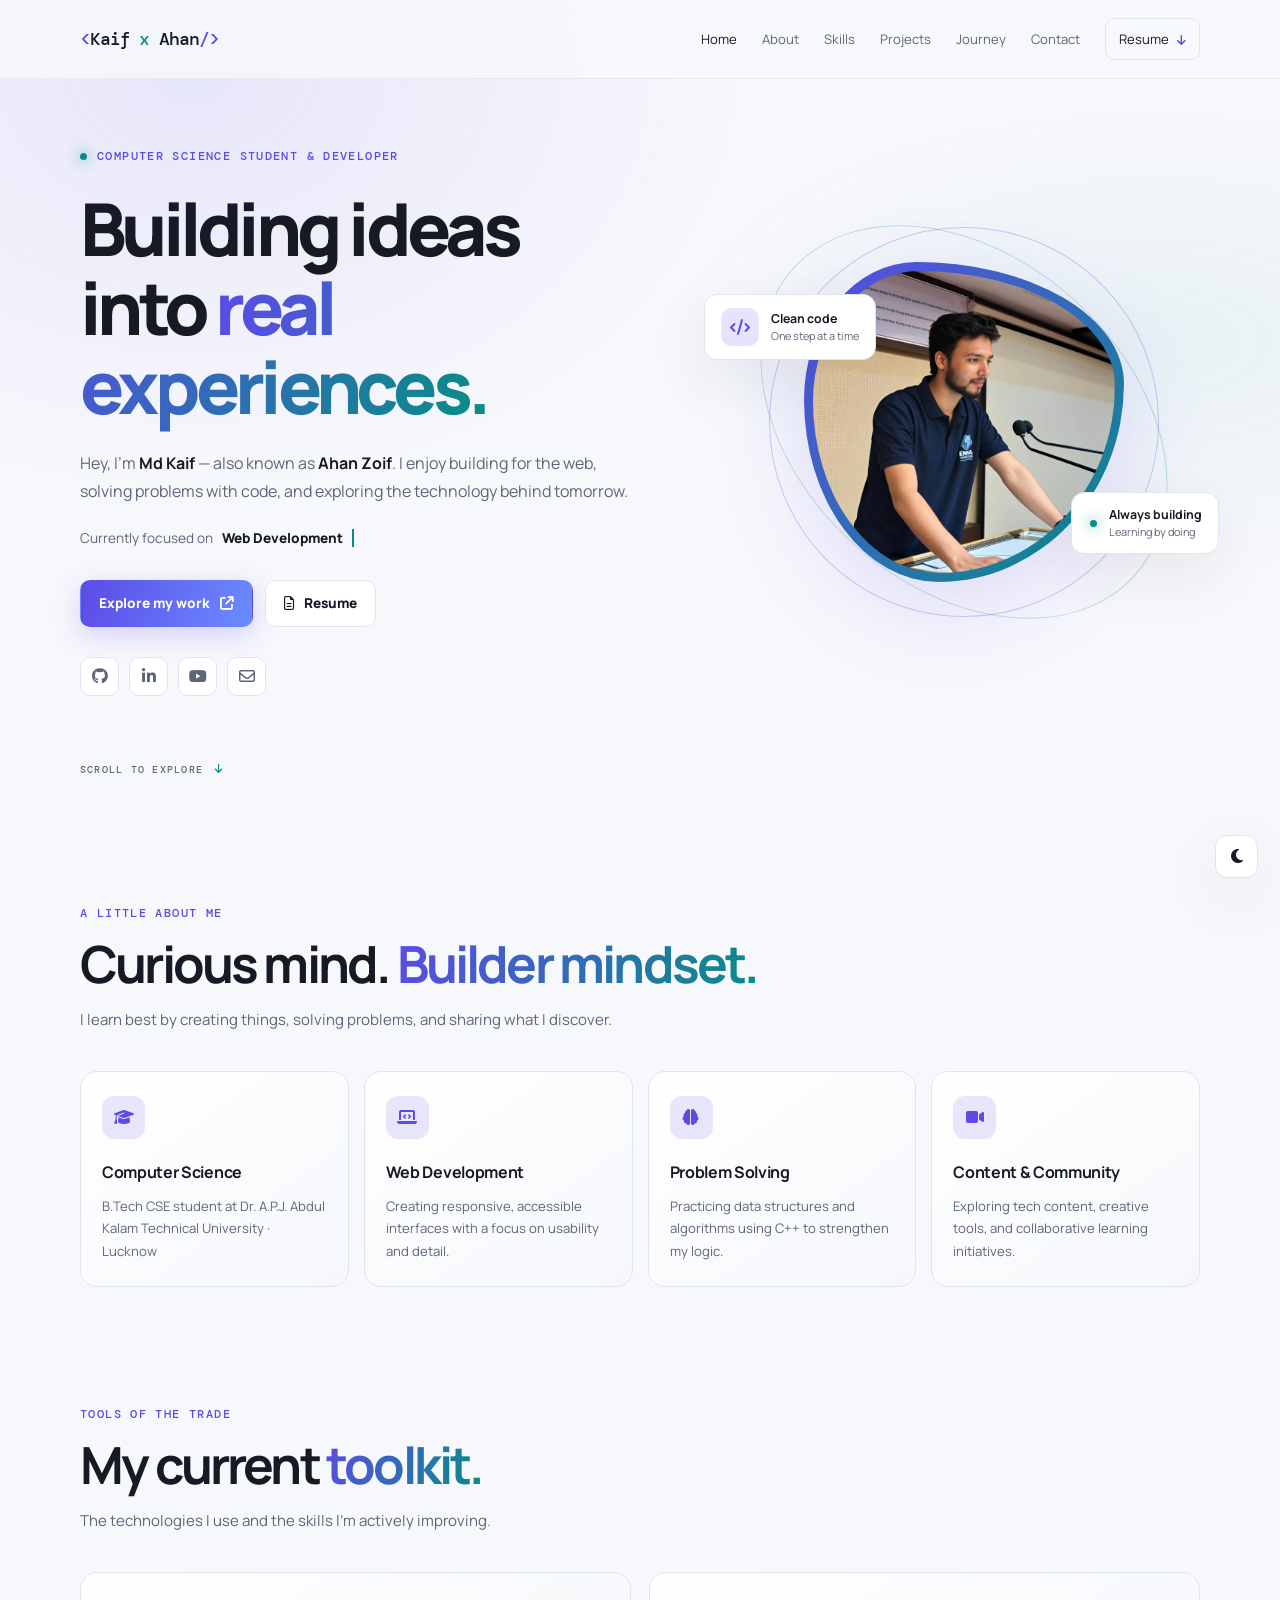
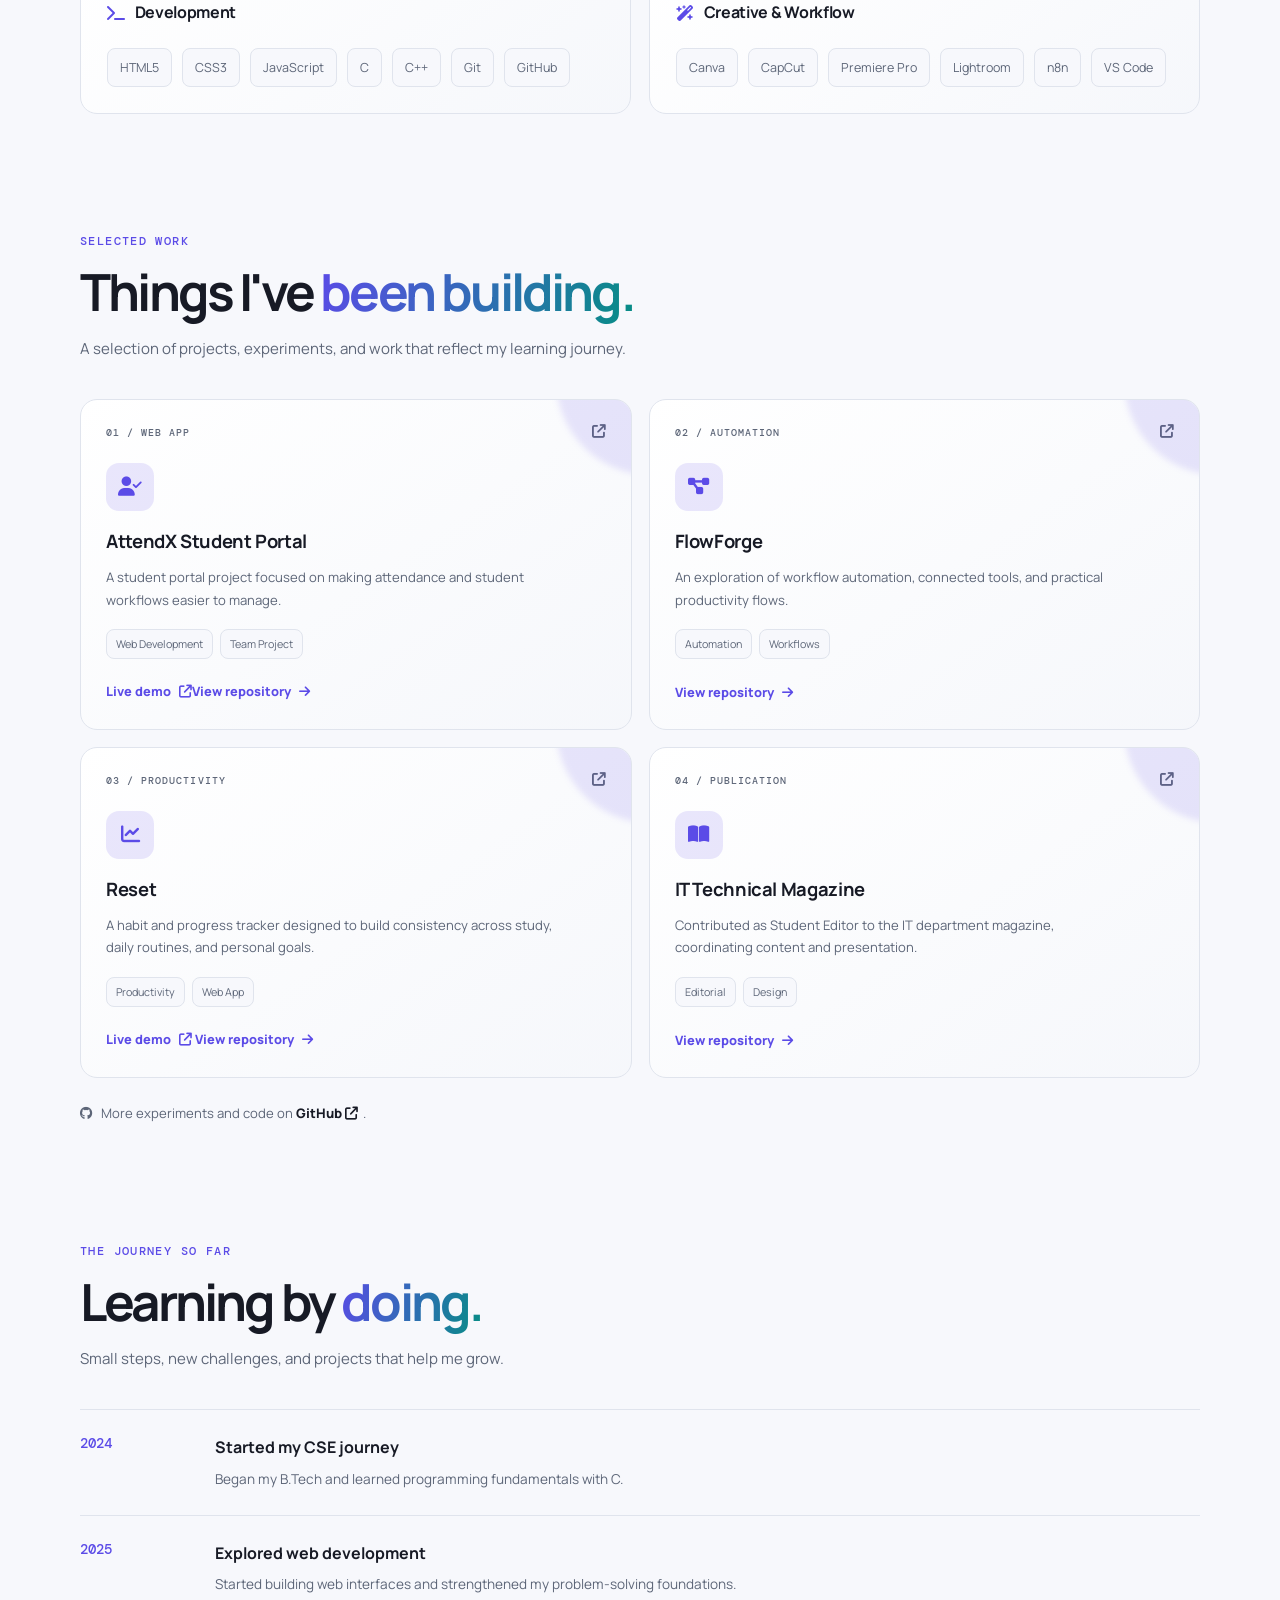
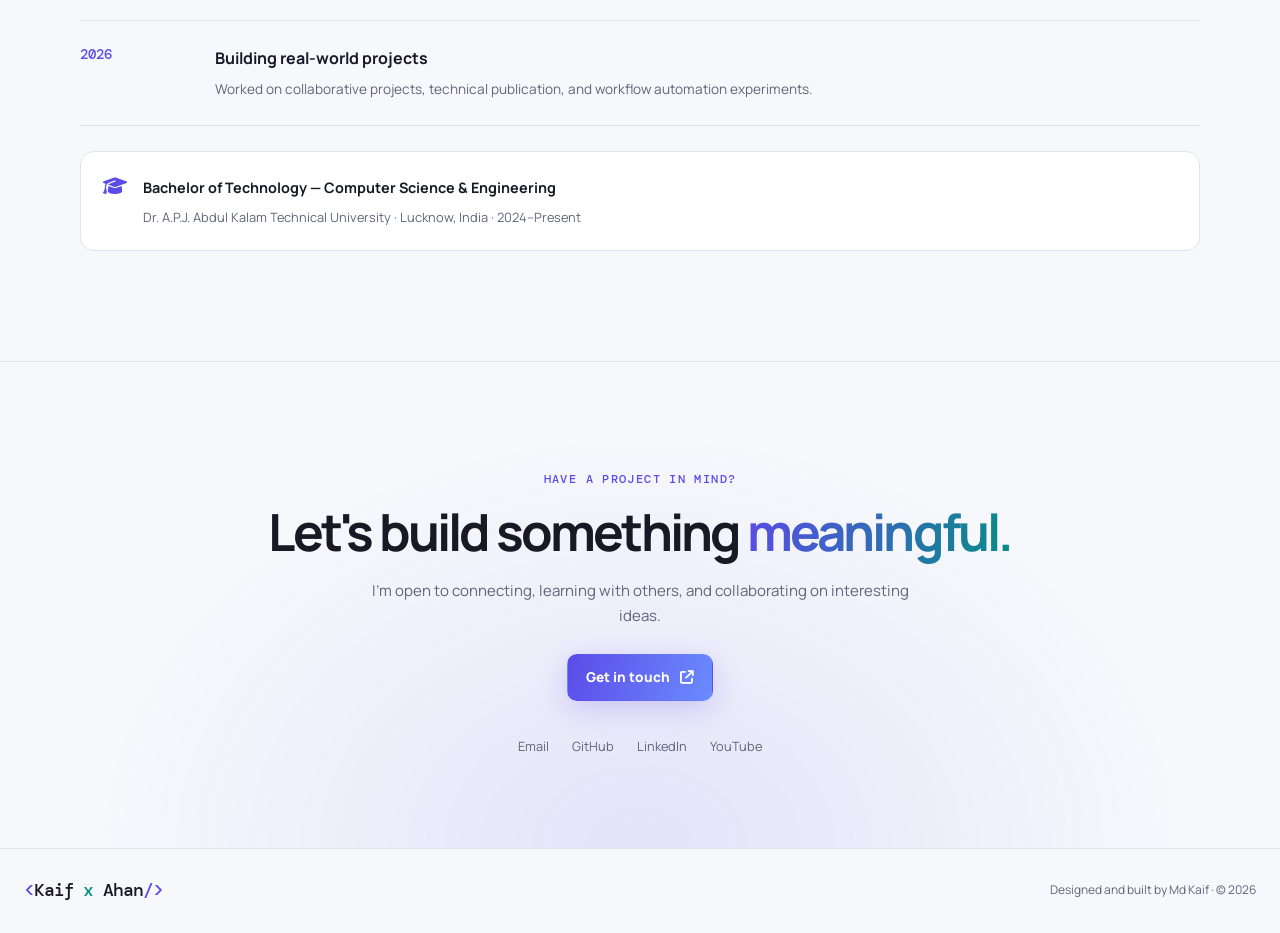
<file: index.html>
<!doctype html>
<html lang="en">
  <head>
    <meta charset="utf-8" />
    <meta name="viewport" content="width=device-width, initial-scale=1" />
    <meta
      name="description"
      content="Md Kaif aka Ahan Zoif — computer science student, developer, and tech content creator."
    />
    <meta name="theme-color" content="#0b0d12" />
    <title>Kaif x Ahan Portfolio</title>
    <link rel="icon" type="image/png" href="assets/favicon.jpeg" />
    <script>
      (() => {
        try {
          const saved = localStorage.getItem("theme");
          if (saved) document.documentElement.dataset.theme = saved;
          else if (matchMedia("(prefers-color-scheme: light)").matches)
            document.documentElement.dataset.theme = "light";
        } catch {}
        document.documentElement.classList.add("js");
      })();
    </script>
    <link rel="preconnect" href="https://cdnjs.cloudflare.com" crossorigin />
    <link rel="stylesheet" href="portfolio.css" />
    <link
      rel="stylesheet"
      href="https://cdnjs.cloudflare.com/ajax/libs/font-awesome/6.5.0/css/all.min.css"
    />
    <script src="portfolio.js" defer></script>
  </head>
  <body>
    <div class="progress-track"><span id="progress-bar"></span></div>
    <header class="site-header">
      <nav class="nav container" aria-label="Primary navigation">
        <a class="brand" href="#home" aria-label="Kaif x Ahan home"
          ><span>&lt;</span>Kaif <b>x</b> Ahan<span>/&gt;</span></a
        >
        <button
          class="nav-toggle"
          type="button"
          aria-expanded="false"
          aria-controls="nav-links"
          aria-label="Open navigation"
        >
          <i class="fa-solid fa-bars"></i>
        </button>
        <div class="nav-links" id="nav-links">
          <a href="#home">Home</a><a href="#about">About</a
          ><a href="#skills">Skills</a> <a href="#projects">Projects</a
          ><a href="#journey">Journey</a><a href="#contact">Contact</a>
          <a
            class="resume-link"
            href="assets/resume.pdf"
            download="Md_Kaif_Resume"
            >Resume <i class="fa-solid fa-arrow-down"></i
          ></a>
        </div>
      </nav>
    </header>

    <main>
      <section class="hero container" id="home">
        <div class="hero-copy reveal">
          <p class="eyebrow">
            <span class="status-dot"></span> COMPUTER SCIENCE STUDENT &
            DEVELOPER
          </p>
          <h1>
            Building ideas<br />into
            <span class="gradient-text">real experiences.</span>
          </h1>
          <p class="intro">
            Hey, I'm <strong>Md Kaif</strong> — also known as
            <strong>Ahan Zoif</strong>. I enjoy building for the web, solving
            problems with code, and exploring the technology behind tomorrow.
          </p>
          <div class="role-line">
            <span class="role-prefix">Currently focused on</span
            ><span class="role-text" id="role-text">Web Development</span
            ><span class="typing-cursor" aria-hidden="true"></span>
          </div>
          <div class="hero-actions">
            <a class="button button-primary" href="#projects"
              >Explore my work
              <i class="fa-solid fa-arrow-up-right-from-square"></i
            ></a>
            <a
              class="button button-ghost"
              href="assets/resume.pdf"
              download="Md_Kaif_Resume"
              ><i class="fa-regular fa-file-lines"></i> Resume</a
            >
          </div>
          <div class="social-row" aria-label="Social links">
            <a
              href="https://github.com/ahanzoif"
              target="_blank"
              rel="noopener noreferrer"
              aria-label="GitHub"
              ><i class="fa-brands fa-github"></i
            ></a>
            <a
              href="https://www.linkedin.com/in/mdkaif/"
              target="_blank"
              rel="noopener noreferrer"
              aria-label="LinkedIn"
              ><i class="fa-brands fa-linkedin-in"></i
            ></a>
            <a
              href="https://www.youtube.com/@thebytebusteryt"
              target="_blank"
              rel="noopener noreferrer"
              aria-label="YouTube"
              ><i class="fa-brands fa-youtube"></i
            ></a>
            <a href="mailto:kaifmd9006@gmail.com" aria-label="Email"
              ><i class="fa-regular fa-envelope"></i
            ></a>
          </div>
        </div>
        <div class="hero-visual reveal">
          <div class="orbit orbit-one"></div>
          <div class="orbit orbit-two"></div>
          <div class="photo-frame">
            <img
              src="assets/kaif.jpeg"
              alt="Md Kaif aka Ahan Zoif"
              width="320"
              height="320"
              fetchpriority="high"
            />
          </div>
          <div class="floating-card floating-code">
            <i class="fa-solid fa-code"></i
            ><span><b>Clean code</b><small>One step at a time</small></span>
          </div>
          <div class="floating-card floating-build">
            <span class="mini-dot"></span
            ><span><b>Always building</b><small>Learning by doing</small></span>
          </div>
        </div>
        <a class="scroll-cue" href="#about"
          ><span>SCROLL TO EXPLORE</span><i class="fa-solid fa-arrow-down"></i
        ></a>
      </section>

      <section class="section container" id="about">
        <header class="section-heading reveal">
          <p class="eyebrow">A LITTLE ABOUT ME</p>
          <h2>
            Curious mind. <span class="gradient-text">Builder mindset.</span>
          </h2>
          <p>
            I learn best by creating things, solving problems, and sharing what
            I discover.
          </p>
        </header>
        <div class="about-grid">
          <article class="info-card reveal">
            <span class="card-icon"
              ><i class="fa-solid fa-graduation-cap"></i
            ></span>
            <h3>Computer Science</h3>
            <p>
              B.Tech CSE student at Dr. A.P.J. Abdul Kalam Technical University
              · Lucknow
            </p>
          </article>
          <article class="info-card reveal">
            <span class="card-icon"
              ><i class="fa-solid fa-laptop-code"></i
            ></span>
            <h3>Web Development</h3>
            <p>
              Creating responsive, accessible interfaces with a focus on
              usability and detail.
            </p>
          </article>
          <article class="info-card reveal">
            <span class="card-icon"><i class="fa-solid fa-brain"></i></span>
            <h3>Problem Solving</h3>
            <p>
              Practicing data structures and algorithms using C++ to strengthen
              my logic.
            </p>
          </article>
          <article class="info-card reveal">
            <span class="card-icon"><i class="fa-solid fa-video"></i></span>
            <h3>Content & Community</h3>
            <p>
              Exploring tech content, creative tools, and collaborative learning
              initiatives.
            </p>
          </article>
        </div>
      </section>

      <section class="section container" id="skills">
        <header class="section-heading reveal">
          <p class="eyebrow">TOOLS OF THE TRADE</p>
          <h2>My current <span class="gradient-text">toolkit.</span></h2>
          <p>The technologies I use and the skills I'm actively improving.</p>
        </header>
        <div class="skills-layout">
          <article class="skill-panel reveal">
            <h3><i class="fa-solid fa-terminal"></i> Development</h3>
            <div class="skill-list">
              <span>HTML5</span><span>CSS3</span><span>JavaScript</span
              ><span>C</span><span>C++</span><span>Git</span><span>GitHub</span>
            </div>
          </article>
          <article class="skill-panel reveal">
            <h3>
              <i class="fa-solid fa-wand-magic-sparkles"></i> Creative &
              Workflow
            </h3>
            <div class="skill-list">
              <span>Canva</span><span>CapCut</span><span>Premiere Pro</span
              ><span>Lightroom</span><span>n8n</span><span>VS Code</span>
            </div>
          </article>
        </div>
      </section>

      <!-- Project Section -->

      <section class="section container" id="projects">
        <header class="section-heading reveal">
          <p class="eyebrow">SELECTED WORK</p>
          <h2>Things I've <span class="gradient-text">been building.</span></h2>
          <p>
            A selection of projects, experiments, and work that reflect my
            learning journey.
          </p>
        </header>
        <div class="project-grid">
          <article class="project-card featured-project reveal">
            <div class="project-top">
              <span class="project-number">01 / WEB APP</span
              ><i class="fa-solid fa-arrow-up-right-from-square"></i>
            </div>
            <div class="project-symbol">
              <i class="fa-solid fa-user-check"></i>
            </div>
            <h3>AttendX Student Portal</h3>
            <p>
              A student portal project focused on making attendance and student
              workflows easier to manage.
            </p>
            <div class="project-tags">
              <span>Web Development</span><span>Team Project</span>
            </div>
            <div class="project-actions">
              <a
                class="project-link"
                href="https://attend-x-frontend-amber.vercel.app/"
                target="_blank"
                rel="noopener noreferrer"
                >Live demo
                <i class="fa-solid fa-arrow-up-right-from-square"></i></a
              ><a
                class="project-link"
                href="https://github.com/ahanzoif/attendx-student-portal"
                target="_blank"
                rel="noopener noreferrer"
                >View repository <i class="fa-solid fa-arrow-right"></i
              ></a>
            </div>
            <a
              class="card-hit-area"
              href="https://attend-x-frontend-amber.vercel.app/"
              target="_blank"
              rel="noopener noreferrer"
              aria-label="Open AttendX live demo"
            ></a>
          </article>

          <article class="project-card reveal">
            <div class="project-top">
              <span class="project-number">02 / AUTOMATION</span
              ><i class="fa-solid fa-arrow-up-right-from-square"></i>
            </div>
            <div class="project-symbol">
              <i class="fa-solid fa-diagram-project"></i>
            </div>
            <h3>FlowForge</h3>
            <p>
              An exploration of workflow automation, connected tools, and
              practical productivity flows.
            </p>
            <div class="project-tags">
              <span>Automation</span><span>Workflows</span>
            </div>
            <a
              class="project-link"
              href="https://github.com/ahanzoif/flowforge"
              target="_blank"
              rel="noopener noreferrer"
              >View repository <i class="fa-solid fa-arrow-right"></i></a
            ><a
              class="card-hit-area"
              href="https://github.com/ahanzoif/flowforge"
              target="_blank"
              rel="noopener noreferrer"
              aria-label="FlowForge repository"
            ></a>
          </article>

          <article class="project-card reveal" id="reset-project-card">
            <div class="project-top">
              <span class="project-number">03 / PRODUCTIVITY</span>
              <i class="fa-solid fa-arrow-up-right-from-square"></i>
            </div>

            <div class="project-symbol">
              <i class="fa-solid fa-chart-line"></i>
            </div>

            <h3>Reset</h3>

            <p>
              A habit and progress tracker designed to build consistency across
              study, daily routines, and personal goals.
            </p>

            <div class="project-tags">
              <span>Productivity</span>
              <span>Web App</span>
            </div>

            <div class="project-actions">
              <a
                class="project-link"
                href="https://reset-omega-neon.vercel.app/"
                target="_blank"
                rel="noopener noreferrer"
              >
                Live demo
                <i class="fa-solid fa-arrow-up-right-from-square"></i>
              </a>

              <a
                class="project-link"
                href="https://github.com/ahanzoif/reset"
                target="_blank"
                rel="noopener noreferrer"
              >
                View repository
                <i class="fa-solid fa-arrow-right"></i>
              </a>
            </div>

            <a
              class="card-hit-area"
              href="https://reset-omega-neon.vercel.app/"
              target="_blank"
              rel="noopener noreferrer"
              aria-label="Open Reset live preview"
            ></a>
          </article>

          <article class="project-card reveal">
            <div class="project-top">
              <span class="project-number">04 / PUBLICATION</span
              ><i class="fa-solid fa-arrow-up-right-from-square"></i>
            </div>
            <div class="project-symbol">
              <i class="fa-solid fa-book-open"></i>
            </div>
            <h3>IT Technical Magazine</h3>
            <p>
              Contributed as Student Editor to the IT department magazine,
              coordinating content and presentation.
            </p>
            <div class="project-tags">
              <span>Editorial</span><span>Design</span>
            </div>
            <a
              class="project-link"
              href="https://github.com/ahanzoif/it-technical-magazine-jan-2026"
              target="_blank"
              rel="noopener noreferrer"
              >View repository <i class="fa-solid fa-arrow-right"></i></a
            ><a
              class="card-hit-area"
              href="https://www.aimt.edu.in/wp-content/uploads/2026/02/tech-it-jan-2026.pdf"
              target="_blank"
              rel="noopener noreferrer"
              aria-label="Read IT Technical Magazine"
            ></a>
          </article>
        </div>
        <p class="section-footnote">
          <i class="fa-brands fa-github"></i> More experiments and code on
          <a
            href="https://github.com/ahanzoif"
            target="_blank"
            rel="noopener noreferrer"
            >GitHub <i class="fa-solid fa-arrow-up-right-from-square"></i></a
          >.
        </p>
      </section>

      <section class="section container" id="journey">
        <header class="section-heading reveal">
          <p class="eyebrow">THE JOURNEY SO FAR</p>
          <h2>Learning by <span class="gradient-text">doing.</span></h2>
          <p>Small steps, new challenges, and projects that help me grow.</p>
        </header>
        <div class="journey-list">
          <article class="journey-item reveal">
            <div class="journey-year">2024</div>
            <div class="journey-content">
              <h3>Started my CSE journey</h3>
              <p>
                Began my B.Tech and learned programming fundamentals with C.
              </p>
            </div>
          </article>
          <article class="journey-item reveal">
            <div class="journey-year">2025</div>
            <div class="journey-content">
              <h3>Explored web development</h3>
              <p>
                Started building web interfaces and strengthened my
                problem-solving foundations.
              </p>
            </div>
          </article>
          <article class="journey-item reveal">
            <div class="journey-year">2026</div>
            <div class="journey-content">
              <h3>Building real-world projects</h3>
              <p>
                Worked on collaborative projects, technical publication, and
                workflow automation experiments.
              </p>
            </div>
          </article>
        </div>
        <div class="education-strip reveal">
          <i class="fa-solid fa-graduation-cap"></i>
          <div>
            <strong
              >Bachelor of Technology — Computer Science & Engineering</strong
            >
            <p>
              Dr. A.P.J. Abdul Kalam Technical University · Lucknow, India ·
              2024–Present
            </p>
          </div>
        </div>
      </section>

      <section class="contact-section" id="contact">
        <div class="container contact-inner reveal">
          <p class="eyebrow">HAVE A PROJECT IN MIND?</p>
          <h2>
            Let's build something <span class="gradient-text">meaningful.</span>
          </h2>
          <p>
            I'm open to connecting, learning with others, and collaborating on
            interesting ideas.
          </p>
          <a class="button button-primary" href="mailto:kaifmd9006@gmail.com"
            >Get in touch <i class="fa-solid fa-arrow-up-right-from-square"></i
          ></a>
          <div class="contact-links">
            <a href="mailto:kaifmd9006@gmail.com">Email</a
            ><a
              href="https://github.com/ahanzoif"
              target="_blank"
              rel="noopener noreferrer"
              >GitHub</a
            ><a
              href="https://www.linkedin.com/in/mdkaif/"
              target="_blank"
              rel="noopener noreferrer"
              >LinkedIn</a
            ><a
              href="https://www.youtube.com/@thebytebusteryt"
              target="_blank"
              rel="noopener noreferrer"
              >YouTube</a
            >
          </div>
        </div>
      </section>
    </main>

    <footer class="site-footer">
      <a class="brand" href="#home"
        ><span>&lt;</span>Kaif <b>x</b> Ahan<span>/&gt;</span></a
      >
      <p>Designed and built by Md Kaif · © <span id="year">2026</span></p>
      <button id="theme-toggle" type="button" aria-label="Switch color theme">
        <i class="fa-solid fa-moon"></i>
      </button>
    </footer>
    <button id="backToTop" type="button" aria-label="Back to top">
      <i class="fa-solid fa-arrow-up"></i>
    </button>
  </body>
</html>
</file>
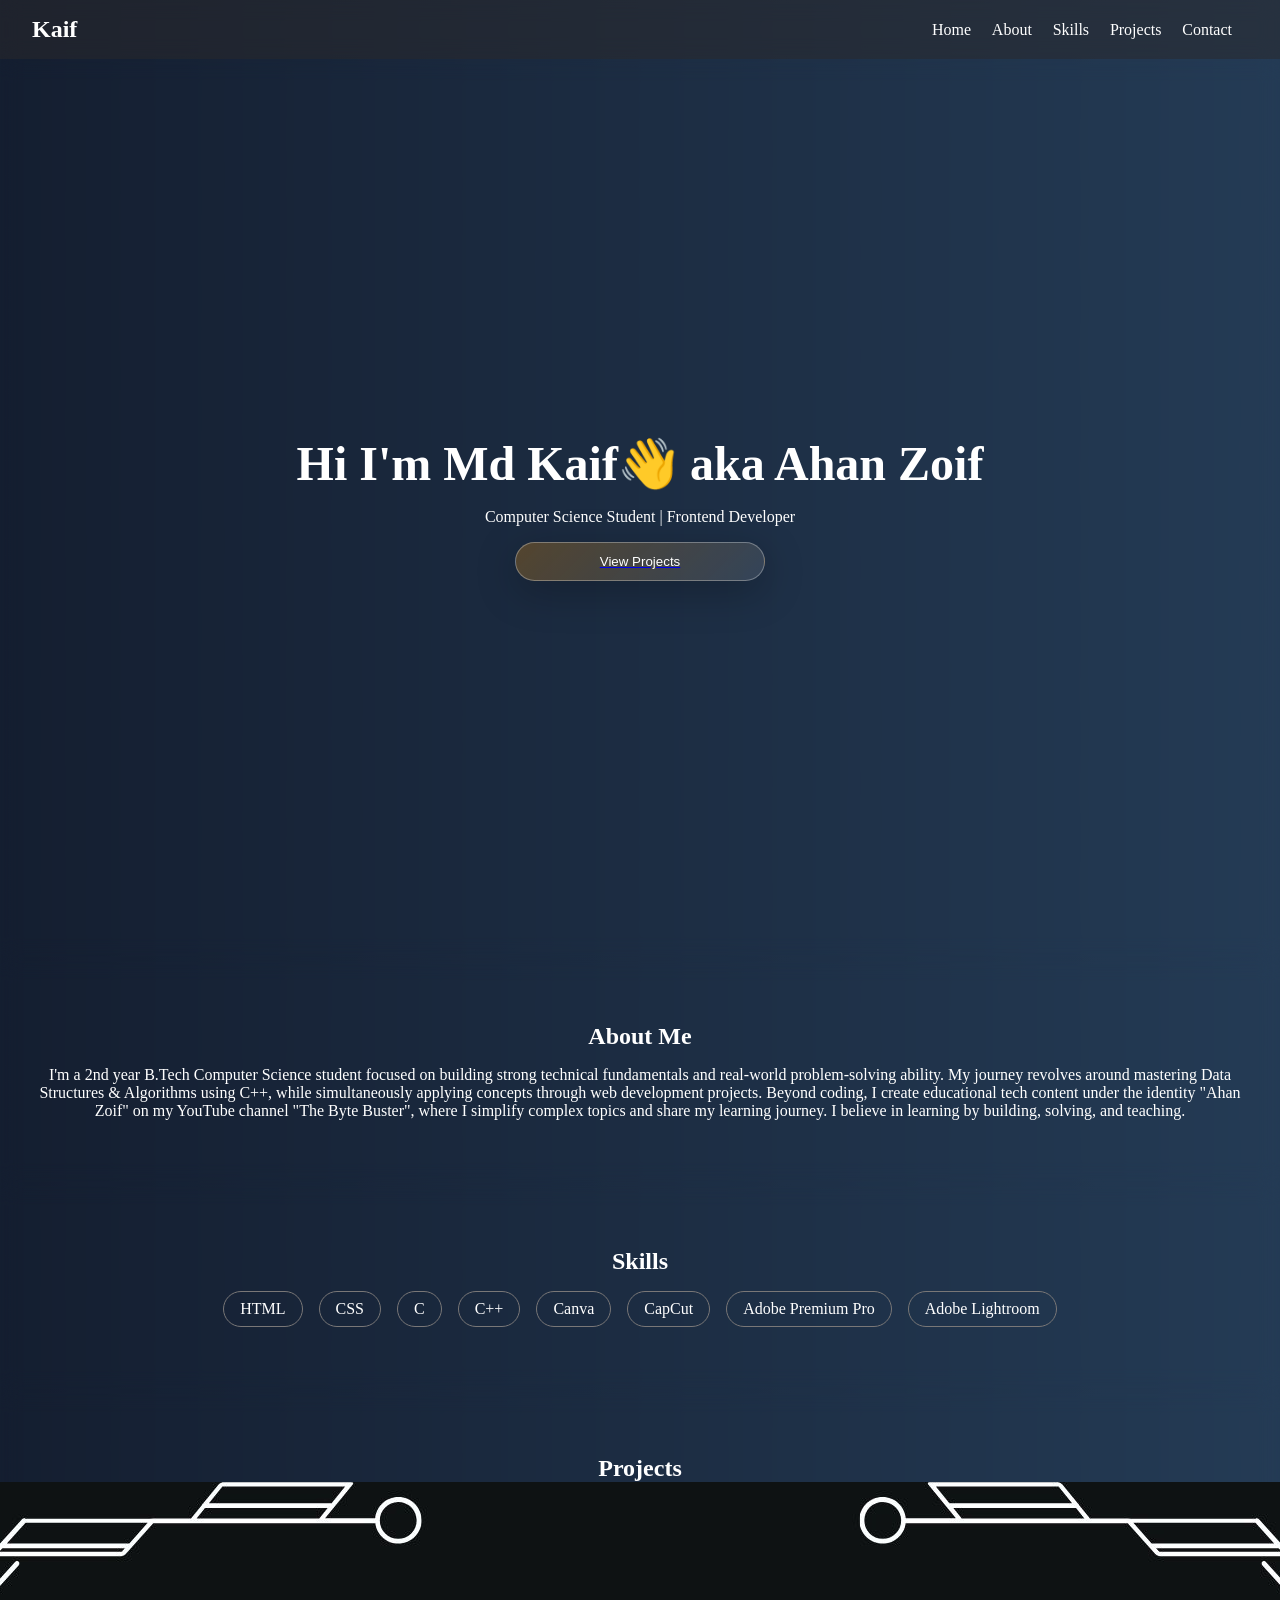
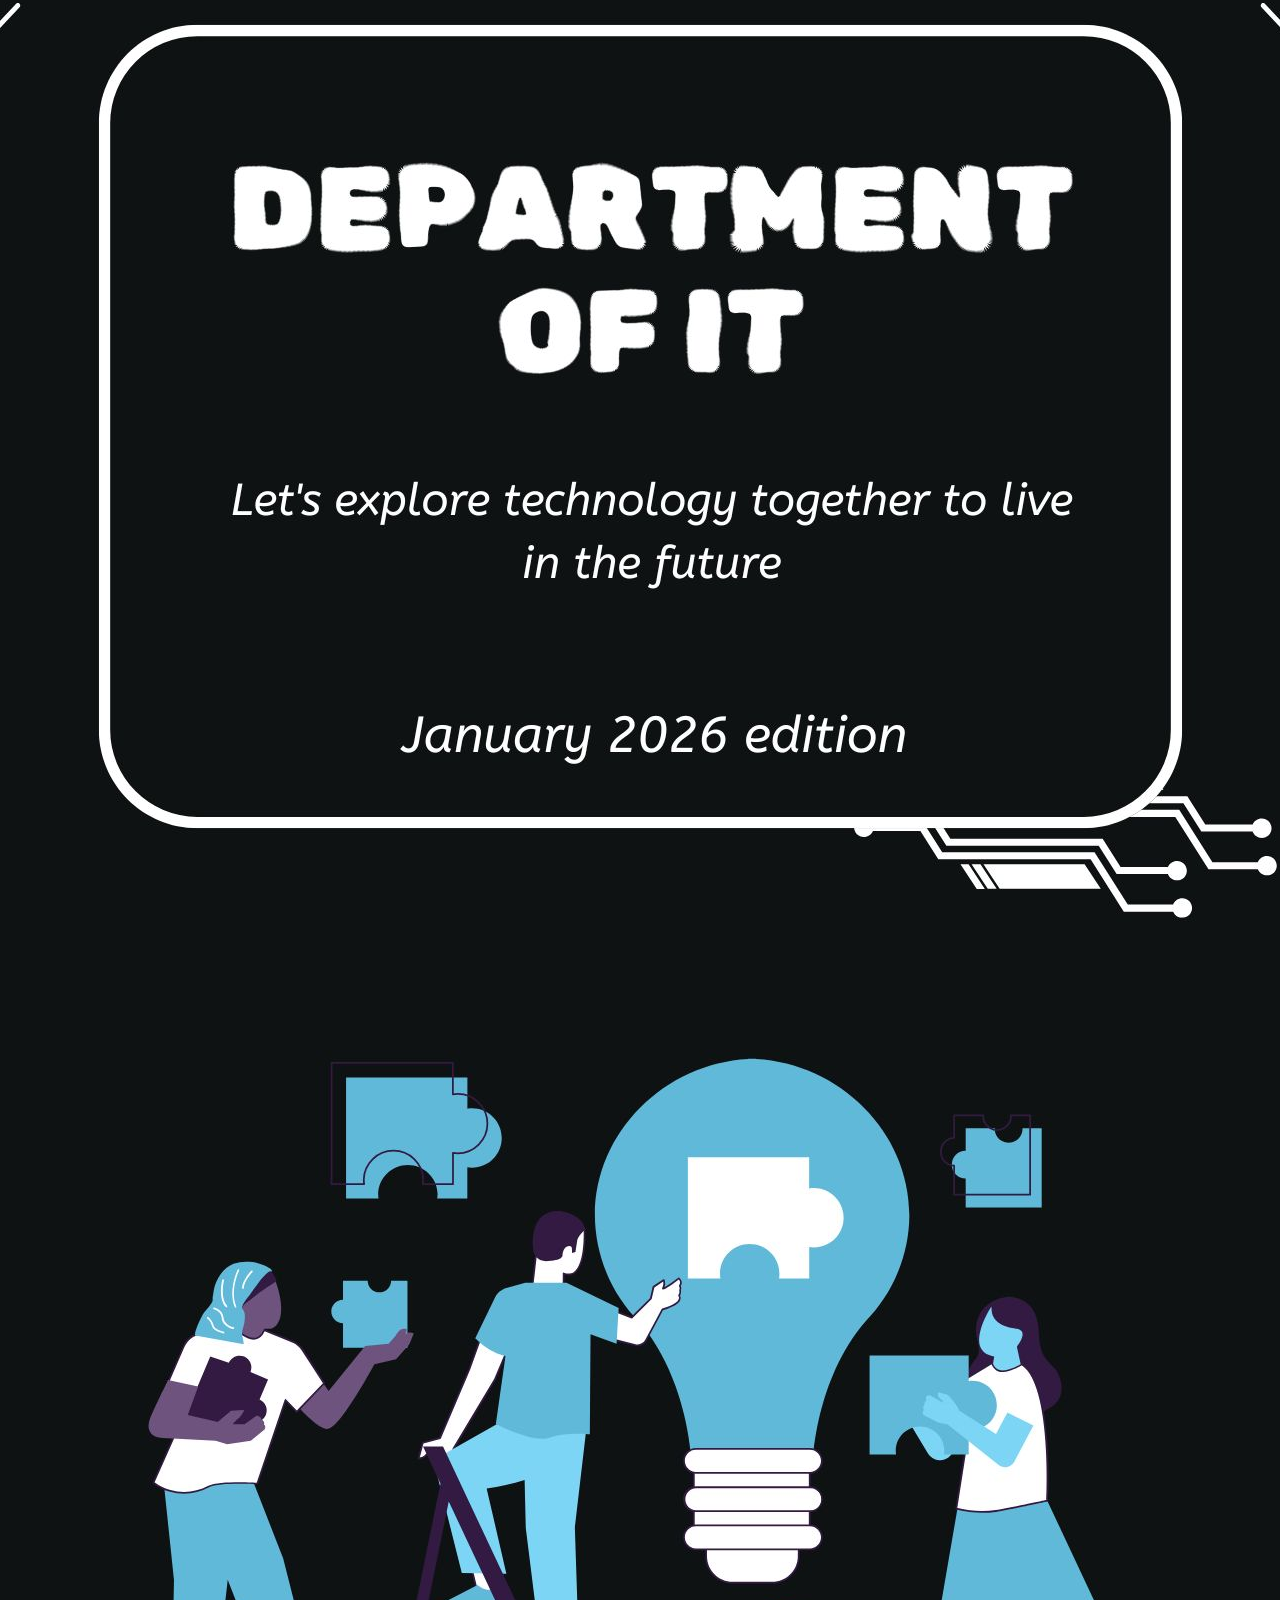
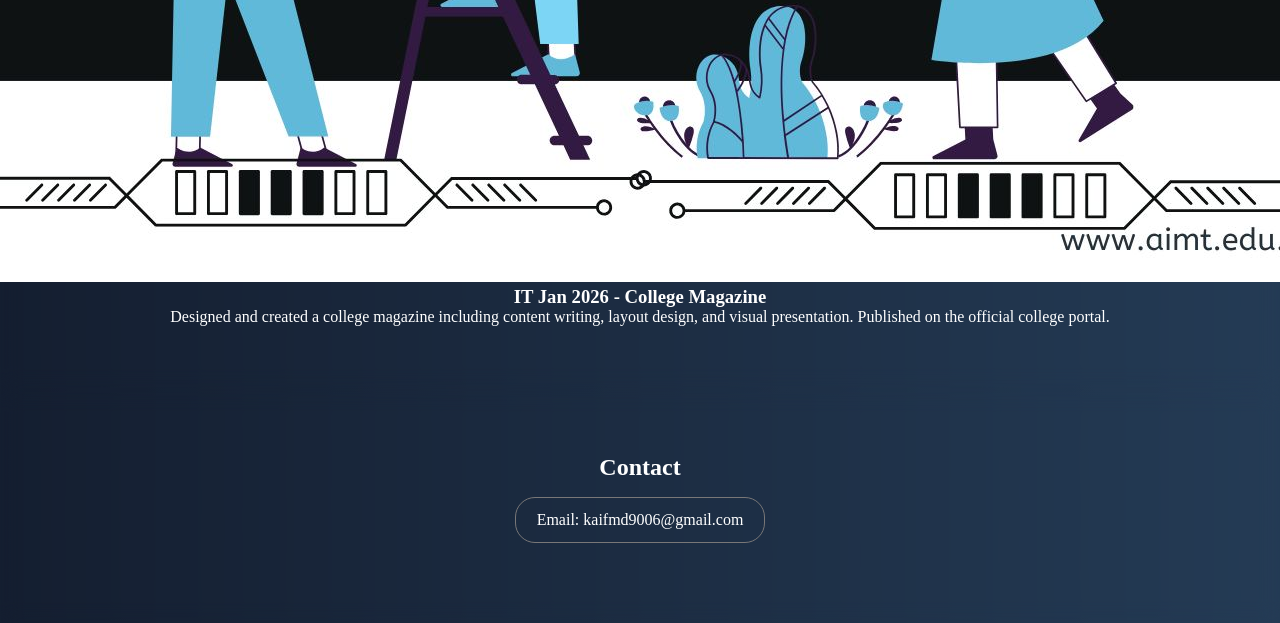
<file: protfolio.html>
<!doctype html>
<html lang="en">
  <head>
    <meta charset="UTF-8" />
    <meta name="viewport" content="width=device-width, initial-scale=1.0" />
    <title>My Protfolio</title>
    <link rel="stylesheet" href="protfolio.css" />
  </head>
  <body>
    <!-- Header -->
    <header>
      <nav>
        <div class="nav_left">
          <h1>Kaif</h1>
        </div>

        <div class="nav_right">
          <a href="#">Home</a>
          <a href="#about">About</a>
          <a href="#skill">Skills</a>
          <a href="#projects">Projects</a>
          <a href="#contact">Contact</a>
        </div>
      </nav>
    </header>

    <!-- Hero -->
    <section id="#" class="hero">
      <h1>Hi I'm Md Kaif👋 aka Ahan Zoif</h1>
      <p>Computer Science Student | Frontend Developer</p>
      <a href="#projects">
        <button>View Projects</button>
      </a>
    </section>

    <!-- About -->
    <section id="about" class="about">
      <h2>About Me</h2>
      <p>
        I'm a 2nd year B.Tech Computer Science student focused on building
        strong technical fundamentals and real-world problem-solving ability. My
        journey revolves around mastering Data Structures & Algorithms using
        C++, while simultaneously applying concepts through web development
        projects. Beyond coding, I create educational tech content under the
        identity "Ahan Zoif" on my YouTube channel "The Byte Buster", where I
        simplify complex topics and share my learning journey. I believe in
        learning by building, solving, and teaching.
      </p>
    </section>

    <!-- Skills -->
    <section id="skill" class="skill">
      <h2>Skills</h2>

      <div class="skill_container">
        <span>HTML</span>
        <span>CSS</span>
        <span>C</span>
        <span>C++</span>
        <span>Canva</span>
        <span>CapCut</span>
        <span>Adobe Premium Pro</span>
        <span>Adobe Lightroom</span>
      </div>
    </section>

    <!-- Projects -->
    <section id="projects" class="projects">
      <h2>Projects</h2>
      <!-- Project 1 start here -->
      <div class="project_card1">
        <a
          href="https://www.aimt.edu.in/wp-content/uploads/2026/02/tech-it-jan-2026.pdf"
          target="_blank"
        >
          <img
            src="IT January 2026 Edition.jpg"
            alt="IT Jan 2026 - College Magazine"
          />
        </a>

        <div class="project_card1_title">
          <a class="project_card1_title_name">
            <h3 class="project_name">IT Jan 2026 - College Magazine</h3>
          </a>

          <p class="project_desc">Designed and created a college magazine including content writing, layout design, and visual presentation. Published on the official college portal.</p>
        </div>
      </div>
      <!-- Project 1 end here -->
    </section>

    <!-- Contact -->
    <section id="contact" class="contact">
      <h2>Contact</h2>
      <a href="mailto:kaifmd9006@gmail.com" class="email">
        Email: kaifmd9006@gmail.com
      </a>
    </section>
  </body>
</html>
</file>
<file: portfolio.css>
@import url("https://fonts.googleapis.com/css2?family=DM+Mono:wght@400;500&family=Manrope:wght@400;500;600;700;800&display=swap");

:root {
  color-scheme: dark;
  --bg: #0b0d12;
  --surface: #11151d;
  --surface-2: #151b25;
  --text: #f2f5fb;
  --muted: #9ba6b8;
  --border: #242c39;
  --accent: #8b7bff;
  --accent-2: #50d6c6;
  --header: rgba(11, 13, 18, 0.82);
  --shadow: 0 20px 60px rgba(0, 0, 0, 0.22);
  --container: 1120px;
}
:root[data-theme="light"] {
  color-scheme: light;
  --bg: #f7f8fc;
  --surface: #fff;
  --surface-2: #eef1f8;
  --text: #171a25;
  --muted: #5d6678;
  --border: #e0e4ed;
  --accent: #5b4be7;
  --accent-2: #078d85;
  --header: rgba(247, 248, 252, 0.86);
  --shadow: 0 20px 60px rgba(26, 32, 52, 0.08);
}
* {
  box-sizing: border-box;
  margin: 0;
  padding: 0;
}
html {
  scroll-behavior: smooth;
  scroll-padding-top: 90px;
}
body {
  background: var(--bg);
  color: var(--text);
  font-family: Manrope, system-ui, sans-serif;
  line-height: 1.7;
  overflow-x: hidden;
  -webkit-font-smoothing: antialiased;
}
body::before {
  content: "";
  position: fixed;
  inset: 0;
  z-index: -1;
  pointer-events: none;
  background:
    radial-gradient(
      ellipse at 15% 8%,
      color-mix(in srgb, var(--accent) 10%, transparent),
      transparent 36%
    ),
    radial-gradient(
      ellipse at 90% 38%,
      color-mix(in srgb, var(--accent-2) 6%, transparent),
      transparent 30%
    );
}
a {
  color: inherit;
  text-decoration: none;
}
button {
  font: inherit;
}
a:focus-visible,
button:focus-visible {
  outline: 2px solid var(--accent);
  outline-offset: 4px;
}
.container {
  width: min(var(--container), 100% - 48px);
  margin-inline: auto;
}
.progress-track {
  position: fixed;
  inset: 0 0 auto;
  height: 3px;
  z-index: 2000;
  background: transparent;
}
#progress-bar {
  display: block;
  width: 0;
  height: 100%;
  background: linear-gradient(90deg, var(--accent), var(--accent-2));
  transform-origin: left;
}
.site-header {
  position: sticky;
  top: 0;
  z-index: 1000;
  border-bottom: 1px solid color-mix(in srgb, var(--border) 75%, transparent);
  background: var(--header);
  backdrop-filter: blur(18px);
}
.nav {
  position: relative;
  min-height: 78px;
  display: flex;
  align-items: center;
  justify-content: space-between;
  gap: 24px;
}
.brand {
  font-family: "DM Mono", monospace;
  font-weight: 500;
  white-space: nowrap;
  letter-spacing: -0.06em;
  font-size: 1.14rem;
}
.brand span {
  color: var(--accent);
}
.brand b {
  color: var(--accent-2);
  font-weight: 500;
}
.nav-links {
  display: flex;
  align-items: center;
  gap: 25px;
  font-size: 0.82rem;
  color: var(--muted);
}
.nav-links a {
  transition: color 0.2s ease;
}
.nav-links a:hover,
.nav-links a.active {
  color: var(--text);
}
.nav-links .resume-link {
  padding: 9px 13px;
  border: 1px solid var(--border);
  border-radius: 9px;
  color: var(--text);
}
.resume-link i {
  font-size: 0.72rem;
  margin-left: 5px;
  color: var(--accent);
}
.nav-toggle {
  display: none;
  width: 48px;
  height: 48px;
  flex: 0 0 48px;
  align-items: center;
  justify-content: center;
  border: 1px solid var(--border);
  border-radius: 12px;
  background: var(--surface);
  color: var(--text);
  cursor: pointer;
  touch-action: manipulation;
  -webkit-tap-highlight-color: transparent;
  position: relative;
  z-index: 2;
}
.nav-toggle i {
  pointer-events: none;
}
.hero {
  min-height: 660px;
  display: grid;
  grid-template-columns: 1.1fr 0.9fr;
  align-items: center;
  gap: 70px;
  position: relative;
  padding-top: 70px;
  padding-bottom: 110px;
}
.hero-copy {
  position: relative;
  z-index: 1;
}
.eyebrow {
  font:
    500 0.72rem "DM Mono",
    monospace;
  letter-spacing: 0.12em;
  color: var(--accent);
  text-transform: uppercase;
}
.hero .eyebrow {
  display: flex;
  align-items: center;
  gap: 10px;
  margin-bottom: 25px;
}
.status-dot,
.mini-dot {
  width: 7px;
  height: 7px;
  display: inline-block;
  border-radius: 50%;
  background: var(--accent-2);
  box-shadow: 0 0 14px var(--accent-2);
}
h1 {
  font-size: clamp(2.8rem, 5.7vw, 5.1rem);
  line-height: 1.08;
  letter-spacing: -0.065em;
  font-weight: 800;
}
.gradient-text {
  background: linear-gradient(105deg, var(--accent), var(--accent-2));
  -webkit-background-clip: text;
  background-clip: text;
  color: transparent;
}
.intro {
  max-width: 570px;
  margin-top: 25px;
  color: var(--muted);
  font-size: 1rem;
}
.intro strong {
  color: var(--text);
  font-weight: 700;
}
.role-line {
  display: flex;
  flex-wrap: wrap;
  align-items: center;
  gap: 9px;
  margin-top: 22px;
  font-size: 0.85rem;
}
.role-prefix {
  color: var(--muted);
}
.role-text {
  font-weight: 800;
  color: var(--text);
}
.typing-cursor {
  width: 2px;
  height: 18px;
  background: var(--accent-2);
  animation: blink 0.85s steps(2, start) infinite;
}
.hero-actions {
  display: flex;
  flex-wrap: wrap;
  gap: 12px;
  margin-top: 30px;
}
.button {
  display: inline-flex;
  align-items: center;
  justify-content: center;
  gap: 10px;
  min-height: 47px;
  padding: 0 18px;
  border-radius: 10px;
  font-size: 0.85rem;
  font-weight: 800;
  border: 1px solid var(--border);
  transition:
    transform 0.22s ease,
    border-color 0.22s ease,
    box-shadow 0.22s ease;
}
.button:hover {
  transform: translateY(-3px);
  border-color: var(--accent);
}
.button-primary {
  background: linear-gradient(110deg, var(--accent), #6b8cff);
  color: #fff;
  border-color: transparent;
  box-shadow: 0 8px 28px color-mix(in srgb, var(--accent) 23%, transparent);
}
.button-primary:hover {
  box-shadow: 0 12px 34px color-mix(in srgb, var(--accent) 35%, transparent);
}
.button-ghost {
  background: var(--surface);
  color: var(--text);
}
.social-row {
  display: flex;
  gap: 10px;
  margin-top: 30px;
}
.social-row a {
  width: 39px;
  height: 39px;
  display: grid;
  place-items: center;
  border: 1px solid var(--border);
  border-radius: 10px;
  color: var(--muted);
  background: var(--surface);
  transition:
    transform 0.2s,
    color 0.2s,
    border-color 0.2s;
}
.social-row a:hover {
  transform: translateY(-3px);
  color: var(--accent);
  border-color: var(--accent);
}
.hero-visual {
  min-height: 400px;
  display: grid;
  place-items: center;
  position: relative;
}
.photo-frame {
  position: relative;
  width: min(320px, 72vw);
  aspect-ratio: 1;
  border-radius: 35% 65% 58% 42% / 43% 38% 62% 57%;
  padding: 9px;
  background: linear-gradient(135deg, var(--accent), var(--accent-2));
  box-shadow: 0 25px 90px color-mix(in srgb, var(--accent) 16%, transparent);
  animation: morph 12s ease-in-out infinite;
}
.photo-frame img {
  display: block;
  width: 100%;
  height: 100%;
  object-fit: cover;
  border-radius: inherit;
  background: var(--surface);
}
.orbit {
  position: absolute;
  border: 1px solid color-mix(in srgb, var(--accent) 28%, transparent);
  border-radius: 50%;
  pointer-events: none;
}
.orbit-one {
  width: 390px;
  height: 390px;
  transform: rotate(-22deg);
}
.orbit-two {
  width: 460px;
  height: 330px;
  transform: rotate(42deg);
  border-color: color-mix(in srgb, var(--accent-2) 24%, transparent);
}
.floating-card {
  position: absolute;
  display: flex;
  align-items: center;
  gap: 12px;
  padding: 13px 16px;
  background: var(--surface);
  border: 1px solid var(--border);
  border-radius: 13px;
  box-shadow: var(--shadow);
  animation: float 5s ease-in-out infinite;
}
.floating-card > i {
  display: grid;
  place-items: center;
  width: 38px;
  height: 38px;
  border-radius: 10px;
  background: color-mix(in srgb, var(--accent) 15%, transparent);
  color: var(--accent);
}
.floating-card span:not(.mini-dot) {
  display: grid;
  line-height: 1.5;
}
.floating-card b {
  font-size: 0.77rem;
}
.floating-card small {
  font-size: 0.68rem;
  color: var(--muted);
}
.floating-code {
  top: 18%;
  left: -5%;
}
.floating-build {
  right: -4%;
  bottom: 17%;
  animation-delay: -2s;
}
.floating-build .mini-dot {
  margin-left: 2px;
}
.scroll-cue {
  position: absolute;
  bottom: 30px;
  left: 0;
  display: flex;
  align-items: center;
  gap: 12px;
  font:
    500 0.65rem "DM Mono",
    monospace;
  letter-spacing: 0.12em;
  color: var(--muted);
}
.scroll-cue i {
  color: var(--accent-2);
  animation: nudge 1.5s ease-in-out infinite;
}
.section {
  padding-top: 100px;
  padding-bottom: 20px;
}
.section-heading {
  max-width: 700px;
  margin-bottom: 38px;
}
.section-heading h2,
.contact-inner h2 {
  font-size: clamp(2rem, 4vw, 3.2rem);
  line-height: 1.18;
  letter-spacing: -0.055em;
  margin-top: 12px;
}
.section-heading > p:last-child,
.contact-inner > p:not(.eyebrow) {
  color: var(--muted);
  margin-top: 14px;
  font-size: 0.94rem;
}
.about-grid {
  display: grid;
  grid-template-columns: repeat(4, 1fr);
  gap: 15px;
}
.info-card,
.skill-panel,
.project-card {
  background: linear-gradient(
    145deg,
    var(--surface),
    color-mix(in srgb, var(--surface-2) 55%, var(--surface))
  );
  border: 1px solid var(--border);
  border-radius: 17px;
}
.info-card {
  padding: 24px 21px;
  min-height: 205px;
  transition:
    transform 0.25s,
    border-color 0.25s;
}
.info-card:hover,
.project-card:hover {
  transform: translateY(-5px);
  border-color: color-mix(in srgb, var(--accent) 65%, var(--border));
}
.card-icon {
  width: 43px;
  height: 43px;
  display: grid;
  place-items: center;
  background: color-mix(in srgb, var(--accent) 13%, transparent);
  color: var(--accent);
  border-radius: 12px;
  margin-bottom: 20px;
}
.info-card h3,
.skill-panel h3,
.project-card h3 {
  font-size: 1rem;
  letter-spacing: -0.02em;
}
.info-card p,
.project-card p {
  font-size: 0.82rem;
  color: var(--muted);
  margin-top: 9px;
}
.skills-layout {
  display: grid;
  grid-template-columns: 1fr 1fr;
  gap: 18px;
}
.skill-panel {
  padding: 26px;
}
.skill-panel h3 {
  display: flex;
  gap: 10px;
  align-items: center;
  margin-bottom: 22px;
}
.skill-panel h3 i {
  color: var(--accent);
}
.skill-list {
  display: flex;
  flex-wrap: wrap;
  gap: 10px;
}
.skill-list span,
.project-tags span {
  padding: 8px 12px;
  border-radius: 8px;
  border: 1px solid var(--border);
  background: var(--bg);
  color: var(--muted);
  font-size: 0.78rem;
}
.project-grid {
  display: grid;
  grid-template-columns: repeat(2, minmax(0, 1fr));
  gap: 17px;
}
.project-card {
  position: relative;
  overflow: hidden;
  padding: 25px;
  min-height: 280px;
  display: flex;
  flex-direction: column;
  align-items: flex-start;
  transition:
    transform 0.25s,
    border-color 0.25s;
}
.project-card::before {
  content: "";
  position: absolute;
  width: 190px;
  height: 190px;
  right: -115px;
  top: -115px;
  border-radius: 50%;
  background: color-mix(in srgb, var(--accent) 13%, transparent);
  filter: blur(3px);
}
.project-top {
  width: 100%;
  display: flex;
  align-items: center;
  justify-content: space-between;
  color: var(--muted);
}
.project-top > i {
  font-size: 0.85rem;
}
.project-number {
  font:
    500 0.65rem "DM Mono",
    monospace;
  letter-spacing: 0.1em;
}
.project-symbol {
  width: 48px;
  height: 48px;
  display: grid;
  place-items: center;
  border-radius: 13px;
  background: color-mix(in srgb, var(--accent) 13%, transparent);
  color: var(--accent);
  font-size: 1.2rem;
  margin: 24px 0 15px;
}
.project-card h3 {
  font-size: 1.15rem;
}
.project-card p {
  max-width: 450px;
  margin-bottom: 18px;
}
.project-tags {
  display: flex;
  flex-wrap: wrap;
  gap: 7px;
  margin-bottom: 18px;
}
.project-tags span {
  font-size: 0.67rem;
  padding: 5px 9px;
}
.project-link {
  position: relative;
  z-index: 2;
  margin-top: auto;
  font-size: 0.8rem;
  font-weight: 800;
  color: var(--accent);
}
.project-link i {
  margin-left: 5px;
  transition: transform 0.2s;
}
.project-link:hover i {
  transform: translateX(4px);
}
.card-hit-area {
  position: absolute;
  inset: 0;
  z-index: 1;
}
.project-link {
  width: max-content;
}
.section-footnote {
  margin-top: 24px;
  color: var(--muted);
  font-size: 0.82rem;
}
.section-footnote i {
  margin-right: 5px;
}
.section-footnote a {
  color: var(--text);
  font-weight: 800;
}
.journey-list {
  border-top: 1px solid var(--border);
}
.journey-item {
  display: grid;
  grid-template-columns: 110px 1fr;
  gap: 25px;
  padding: 24px 0;
  border-bottom: 1px solid var(--border);
}
.journey-year {
  font:
    500 0.86rem "DM Mono",
    monospace;
  color: var(--accent);
}
.journey-content h3 {
  font-size: 1rem;
}
.journey-content p {
  margin-top: 6px;
  color: var(--muted);
  font-size: 0.85rem;
}
.education-strip {
  display: flex;
  align-items: flex-start;
  gap: 16px;
  margin-top: 25px;
  padding: 22px;
  border: 1px solid var(--border);
  border-radius: 14px;
  background: var(--surface);
}
.education-strip > i {
  color: var(--accent);
  font-size: 1.2rem;
  margin-top: 3px;
}
.education-strip strong {
  font-size: 0.9rem;
}
.education-strip p {
  font-size: 0.8rem;
  color: var(--muted);
  margin-top: 5px;
}
.contact-section {
  padding: 110px 0 90px;
  margin-top: 90px;
  border-top: 1px solid var(--border);
  background: radial-gradient(
    ellipse at 50% 100%,
    color-mix(in srgb, var(--accent) 12%, transparent),
    transparent 60%
  );
}
.contact-inner {
  text-align: center;
  max-width: 760px;
}
.contact-inner h2 {
  margin-top: 14px;
}
.contact-inner > p:not(.eyebrow) {
  max-width: 560px;
  margin: 16px auto 25px;
}
.contact-links {
  display: flex;
  justify-content: center;
  flex-wrap: wrap;
  gap: 23px;
  margin-top: 35px;
}
.contact-links a {
  font-size: 0.8rem;
  color: var(--muted);
}
.contact-links a:hover {
  color: var(--accent);
}
.site-footer {
  min-height: 85px;
  padding: 20px 24px;
  border-top: 1px solid var(--border);
  display: flex;
  align-items: center;
  justify-content: space-between;
  gap: 20px;
}
.site-footer p {
  color: var(--muted);
  font-size: 0.75rem;
}
#theme-toggle,
#backToTop {
  position: fixed;
  right: 22px;
  z-index: 900;
  width: 43px;
  height: 43px;
  border-radius: 12px;
  border: 1px solid var(--border);
  background: var(--surface);
  color: var(--text);
  box-shadow: var(--shadow);
  cursor: pointer;
  transition:
    transform 0.2s,
    border-color 0.2s,
    opacity 0.2s;
}
#theme-toggle {
  bottom: 22px;
}
#backToTop {
  bottom: 75px;
  opacity: 0;
  visibility: hidden;
  transform: translateY(8px);
}
#backToTop.show {
  opacity: 1;
  visibility: visible;
  transform: translateY(0);
}
#theme-toggle:hover,
#backToTop:hover {
  border-color: var(--accent);
}
.js .reveal {
  opacity: 0;
  transform: translateY(18px);
  transition:
    opacity 0.65s ease,
    transform 0.65s cubic-bezier(0.2, 0.7, 0.2, 1);
}
.js .reveal.visible {
  opacity: 1;
  transform: translateY(0);
}
@keyframes blink {
  to {
    opacity: 0;
  }
}
@keyframes float {
  0%,
  100% {
    transform: translateY(0);
  }
  50% {
    transform: translateY(-10px);
  }
}
@keyframes nudge {
  0%,
  100% {
    transform: translateY(0);
  }
  50% {
    transform: translateY(5px);
  }
}
@keyframes morph {
  0%,
  100% {
    border-radius: 35% 65% 58% 42% / 43% 38% 62% 57%;
  }
  50% {
    border-radius: 56% 44% 38% 62% / 56% 55% 45% 44%;
  }
}

:root:not([data-theme="light"]),
:root[data-theme="dark"] {
  --bg: #101216;
  --surface: #181b20;
  --surface-2: #20242b;
  --text: #e8eaf0;
  --muted: #a0a5af;
  --border: #30343d;
  --accent: #a6adba;
  --accent-2: #91a49f;
  --header: rgba(16, 18, 22, 0.9);
  --shadow: 0 14px 36px rgba(0, 0, 0, 0.2);
}

:root:not([data-theme="light"]) body::before,
:root[data-theme="dark"] body::before {
  background:
    radial-gradient(
      ellipse at 15% 8%,
      rgba(160, 168, 182, 0.035),
      transparent 36%
    ),
    radial-gradient(
      ellipse at 90% 38%,
      rgba(132, 153, 146, 0.025),
      transparent 30%
    );
}

:root:not([data-theme="light"]) .gradient-text,
:root[data-theme="dark"] .gradient-text {
  background-image: linear-gradient(105deg, #c0c5ce, #9aa9a4);
}

:root:not([data-theme="light"]) .photo-frame,
:root[data-theme="dark"] .photo-frame {
  background: linear-gradient(135deg, #737b88, #65756f);
  box-shadow: 0 18px 45px rgba(0, 0, 0, 0.24);
}

:root:not([data-theme="light"]) .orbit,
:root[data-theme="dark"] .orbit {
  border-color: rgba(166, 173, 186, 0.12);
}

:root:not([data-theme="light"]) .orbit-two,
:root[data-theme="dark"] .orbit-two {
  border-color: rgba(145, 164, 159, 0.1);
}

:root:not([data-theme="light"]) .status-dot,
:root:not([data-theme="light"]) .mini-dot,
:root[data-theme="dark"] .status-dot,
:root[data-theme="dark"] .mini-dot {
  box-shadow: none;
}

:root:not([data-theme="light"]) .button-primary,
:root[data-theme="dark"] .button-primary {
  background: #626d7b;
  color: #fff;
  border-color: #626d7b;
  box-shadow: 0 5px 16px rgba(0, 0, 0, 0.16);
}

:root:not([data-theme="light"]) .button-primary:hover,
:root[data-theme="dark"] .button-primary:hover {
  box-shadow: 0 8px 22px rgba(0, 0, 0, 0.22);
}

:root:not([data-theme="light"]) .project-card::before,
:root[data-theme="dark"] .project-card::before {
  background: rgba(166, 173, 186, 0.045);
}

:root:not([data-theme="light"]) .card-icon,
:root:not([data-theme="light"]) .project-symbol,
:root:not([data-theme="light"]) .floating-card > i,
:root[data-theme="dark"] .card-icon,
:root[data-theme="dark"] .project-symbol,
:root[data-theme="dark"] .floating-card > i {
  background: rgba(166, 173, 186, 0.09);
}

:root:not([data-theme="light"]) .contact-section,
:root[data-theme="dark"] .contact-section {
  background: radial-gradient(
    ellipse at 50% 100%,
    rgba(166, 173, 186, 0.045),
    transparent 60%
  );
}

@media (max-width: 980px) {
  .nav-links {
    gap: 15px;
  }
  .hero {
    gap: 30px;
  }
  .about-grid {
    grid-template-columns: repeat(2, 1fr);
  }
  .floating-code {
    left: -2%;
  }
  .floating-build {
    right: -1%;
  }
}
@media (max-width: 780px) {
  .nav {
    min-height: 70px;
  }
  .site-header {
    isolation: isolate;
  }
  .nav-toggle {
    display: grid;
    place-items: center;
  }
  .nav-links {
    display: none;
    position: absolute;
    z-index: 5;
    top: calc(100% - 1px);
    left: 0;
    right: 0;
    flex-direction: column;
    align-items: stretch;
    gap: 0;
    padding: 12px 24px 20px;
    background: var(--surface);
    border: 1px solid var(--border);
    border-top: 0;
    border-radius: 0 0 15px 15px;
    box-shadow: var(--shadow);
  }
  .nav-links.open {
    display: flex;
  }
  .nav-links > a {
    padding: 11px 0;
    border-bottom: 1px solid var(--border);
  }
  .nav-links .resume-link {
    border: 0;
    padding: 12px 0;
  }
  .hero {
    grid-template-columns: 1fr;
    text-align: center;
    padding-top: 55px;
    padding-bottom: 90px;
    gap: 28px;
  }
  .hero .eyebrow,
  .hero-actions,
  .social-row,
  .role-line {
    justify-content: center;
  }
  .hero-copy {
    order: 2;
  }
  .hero-visual {
    order: 1;
    min-height: 340px;
  }
  .photo-frame {
    width: 250px;
  }
  .orbit-one {
    width: 310px;
    height: 310px;
  }
  .orbit-two {
    width: 360px;
    height: 270px;
  }
  .floating-code {
    left: calc(50% - 190px);
    top: 12%;
  }
  .floating-build {
    right: calc(50% - 190px);
    bottom: 10%;
  }
  .intro {
    margin-inline: auto;
  }
  .scroll-cue {
    left: 50%;
    transform: translateX(-50%);
    white-space: nowrap;
  }
  .section {
    padding-top: 75px;
  }
  .skills-layout {
    grid-template-columns: 1fr;
  }
  .contact-section {
    margin-top: 65px;
    padding: 85px 0;
  }
  .site-footer {
    flex-wrap: wrap;
  }
  .site-footer p {
    order: 3;
    width: 100%;
  }
}
@media (max-width: 560px) {
  .container {
    width: min(100% - 32px, var(--container));
  }
  h1 {
    font-size: clamp(2.55rem, 12vw, 3.8rem);
  }
  .hero {
    padding-top: 40px;
  }
  .hero-visual {
    min-height: 290px;
  }
  .photo-frame {
    width: 205px;
  }
  .orbit-one {
    width: 260px;
    height: 260px;
  }
  .orbit-two {
    width: 300px;
    height: 225px;
  }
  .floating-card {
    padding: 9px 11px;
    gap: 8px;
  }
  .floating-card > i {
    width: 30px;
    height: 30px;
  }
  .floating-card b {
    font-size: 0.67rem;
  }
  .floating-card small {
    font-size: 0.59rem;
  }
  .floating-code {
    left: -2%;
    top: 8%;
  }
  .floating-build {
    right: -2%;
    bottom: 7%;
  }
  .about-grid,
  .project-grid {
    grid-template-columns: 1fr;
  }
  .info-card {
    min-height: auto;
  }
  .section-heading {
    margin-bottom: 27px;
  }
  .section-heading h2,
  .contact-inner h2 {
    font-size: 2.15rem;
  }
  .journey-item {
    grid-template-columns: 65px 1fr;
    gap: 14px;
  }
  .education-strip {
    padding: 17px;
  }
  .hero-actions .button {
    font-size: 0.78rem;
    padding: 0 13px;
  }
  .site-footer {
    padding-inline: 16px;
  }
  .contact-links {
    gap: 15px;
  }
}
@media (prefers-reduced-motion: reduce) {
  *,
  *::before,
  *::after {
    scroll-behavior: auto !important;
    animation-duration: 0.01ms !important;
    animation-iteration-count: 1 !important;
    transition-duration: 0.01ms !important;
  }
  .js .reveal {
    opacity: 1;
    transform: none;
  }
}
</file>
<file: protfolio.css>
* {
  margin: 0;
  padding: 0;
  box-sizing: border-box;
}

html {
  scroll-behavior: smooth;
}

body {
  background: linear-gradient(to right, #141e30, #243b55);
  color: white;
}

header {
  padding: 1rem 2rem;
  position: sticky;
  top: 0;
  z-index: 1000;
  background: rgba(42, 41, 43, 0.5);
  backdrop-filter: blur(10px);
}


nav {
  display: flex;
  justify-content: space-between;
  align-items: center;
 
}

.nav_right {
  padding: 0 1rem;
  display: flex;
  gap: 1.3rem;
}

nav h1 {
  font-size: 1.5rem;
}

nav a {
  text-decoration: none;
  color: white;
  cursor: pointer;
  transition: 0.2s;
}

nav a:hover {
  transform: scale(1.19);
  color: #ff9800;
}

section {
  padding: 4rem 2rem;
  text-align: center;
  backdrop-filter: blur(10px);
}

.hero {
  height: 100vh;
  display: flex;
  flex-direction: column;
  justify-content: center;
  gap: 1rem;
  align-items: center;
}

.hero h1 {
  font-size: 3rem;
}

.hero button {
  padding: 0.7rem 1.3rem;
  display: flex;
  flex-direction: row;
  justify-content: center;
  align-items: center;
  border: 1px solid rgb(224, 221, 221);
  border-radius: 30px;
  background: linear-gradient(
    135deg,
    rgba(255, 152, 0, 0.25),
    rgba(255, 255, 255, 0.1)
  );

  backdrop-filter: blur(12px);
  -webkit-backdrop-filter: blur(12px);

  border: 1px solid rgba(255, 255, 255, 0.3);
  border-radius: 20px;

  box-shadow: 0 10px 40px rgba(0, 0, 0, 0.25);
  color: white;
  cursor: pointer;
  transition: 0.2s;
  width: 250px;
}

.hero button:hover {
  transform: scale(1.19);
}

.about p {
  margin-top: 1rem;
}

.skill {
  gap: 1rem;
  text-align: center;
}

.skill_container {
  display: flex;
  justify-content: center;
  align-items: center;
  flex-wrap: wrap;
  gap: 1rem;
  flex-direction: row;
  margin-top: 1rem;
}

.skill span {
  padding: 0.5rem 1rem;
  border: 1px solid rgb(121, 119, 119);
  border-radius: 20px;
  transition: 0.2s;
  justify-content: center;
  align-items: center;
  cursor: pointer;
}

.skill span:hover {
  transform: scale(1.14);
  color: rgb(174, 169, 184);
  background: linear-gradient(to right, #1f1c2c, #928dab);
}

.projects {
  display: flex;
  flex-direction: column;
  align-items: center;
}

.project_card {
  margin-top: 1rem;
  padding: 1rem;
  border: 1px solid rgb(121, 119, 119);
  border-radius: 20px;
  width: 250px;
  transition: 0.2s;
  cursor: pointer;
}

.project_card:hover {
  transform: scale(1.12);
  background: linear-gradient(to right, #1f1c2c, #928dab);
}

.email {
  margin-top: 1rem;
  cursor: pointer;
  border: 1px solid rgb(121, 119, 119);
  border-radius: 20px;
  width: 250px;
  display: flex;
  justify-content: center;
  align-items: center;
  transition: 0.2s;
  margin: 1rem auto;
  padding: 0.8rem;
  text-decoration: none;
  color: white;
}

.email:hover {
  transform: scale(1.19);
  background: linear-gradient(to right, #1f1c2c, #928dab);
}
</file>
